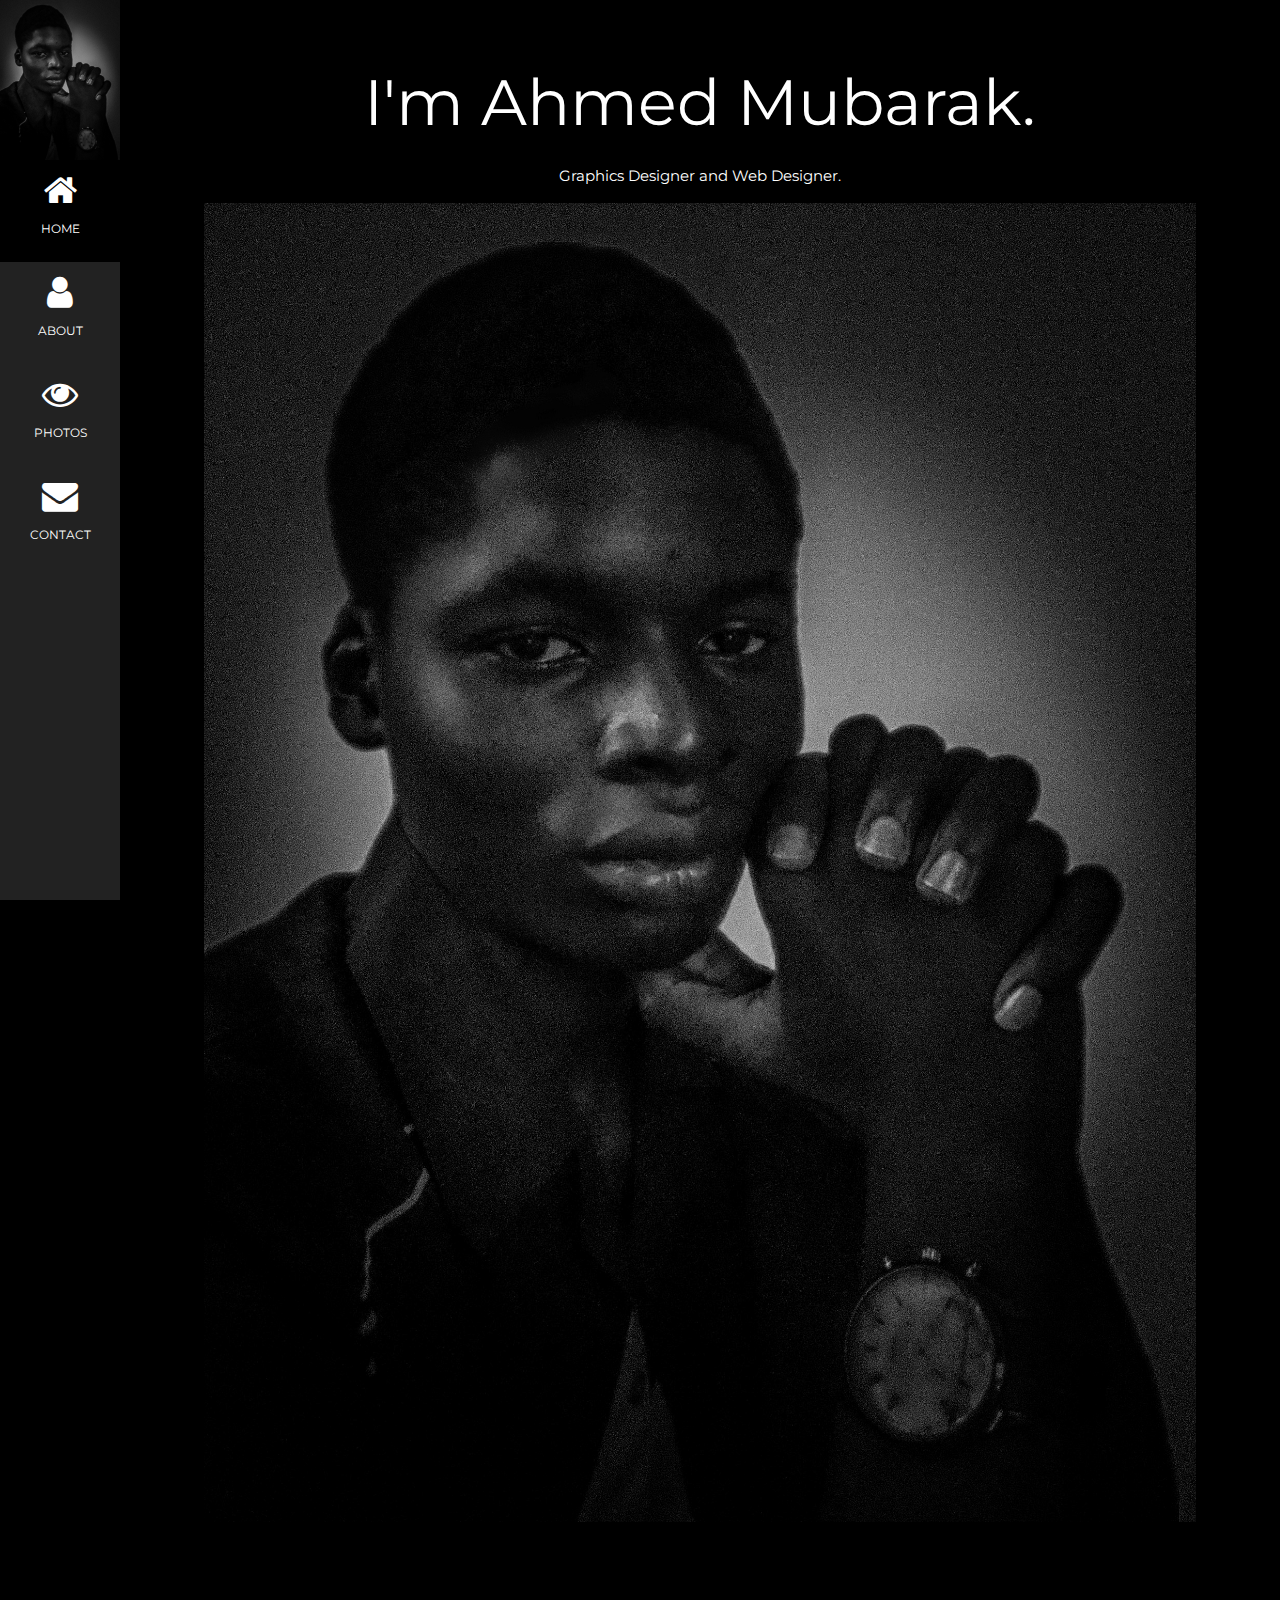
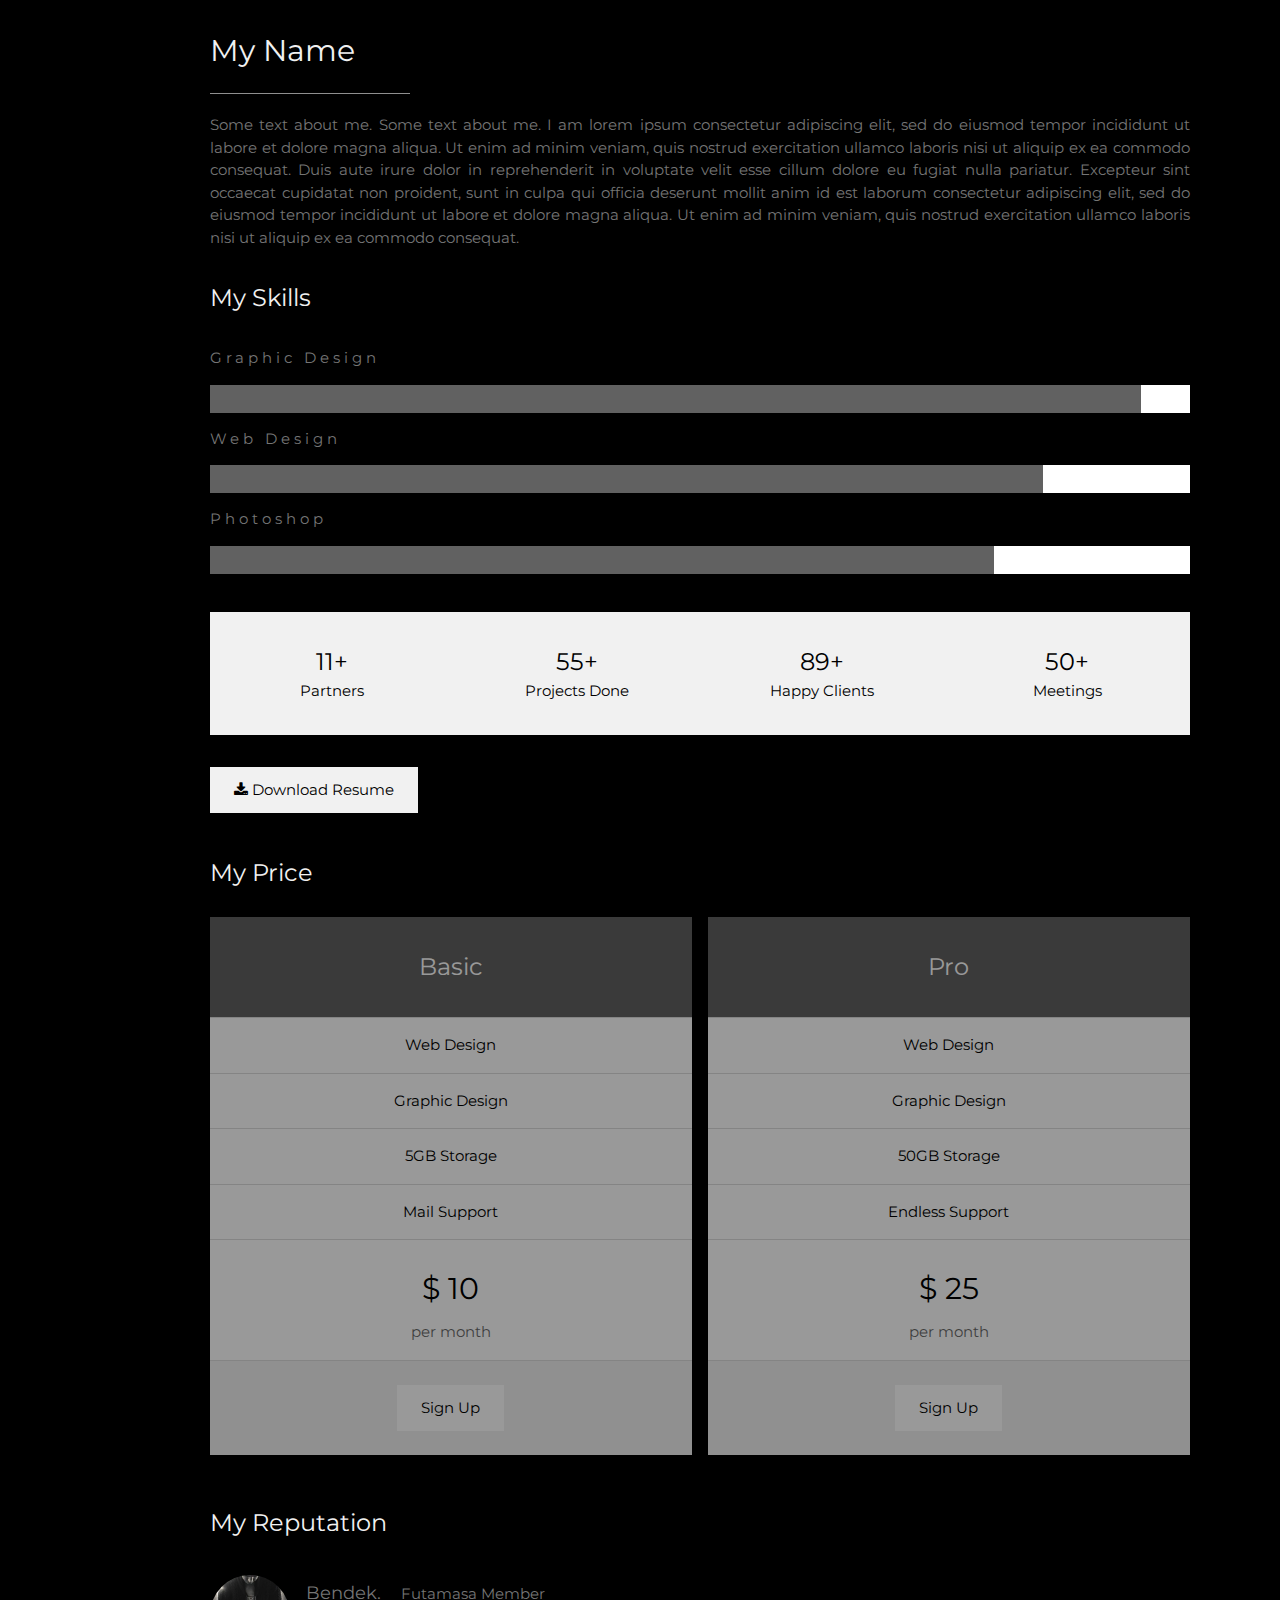
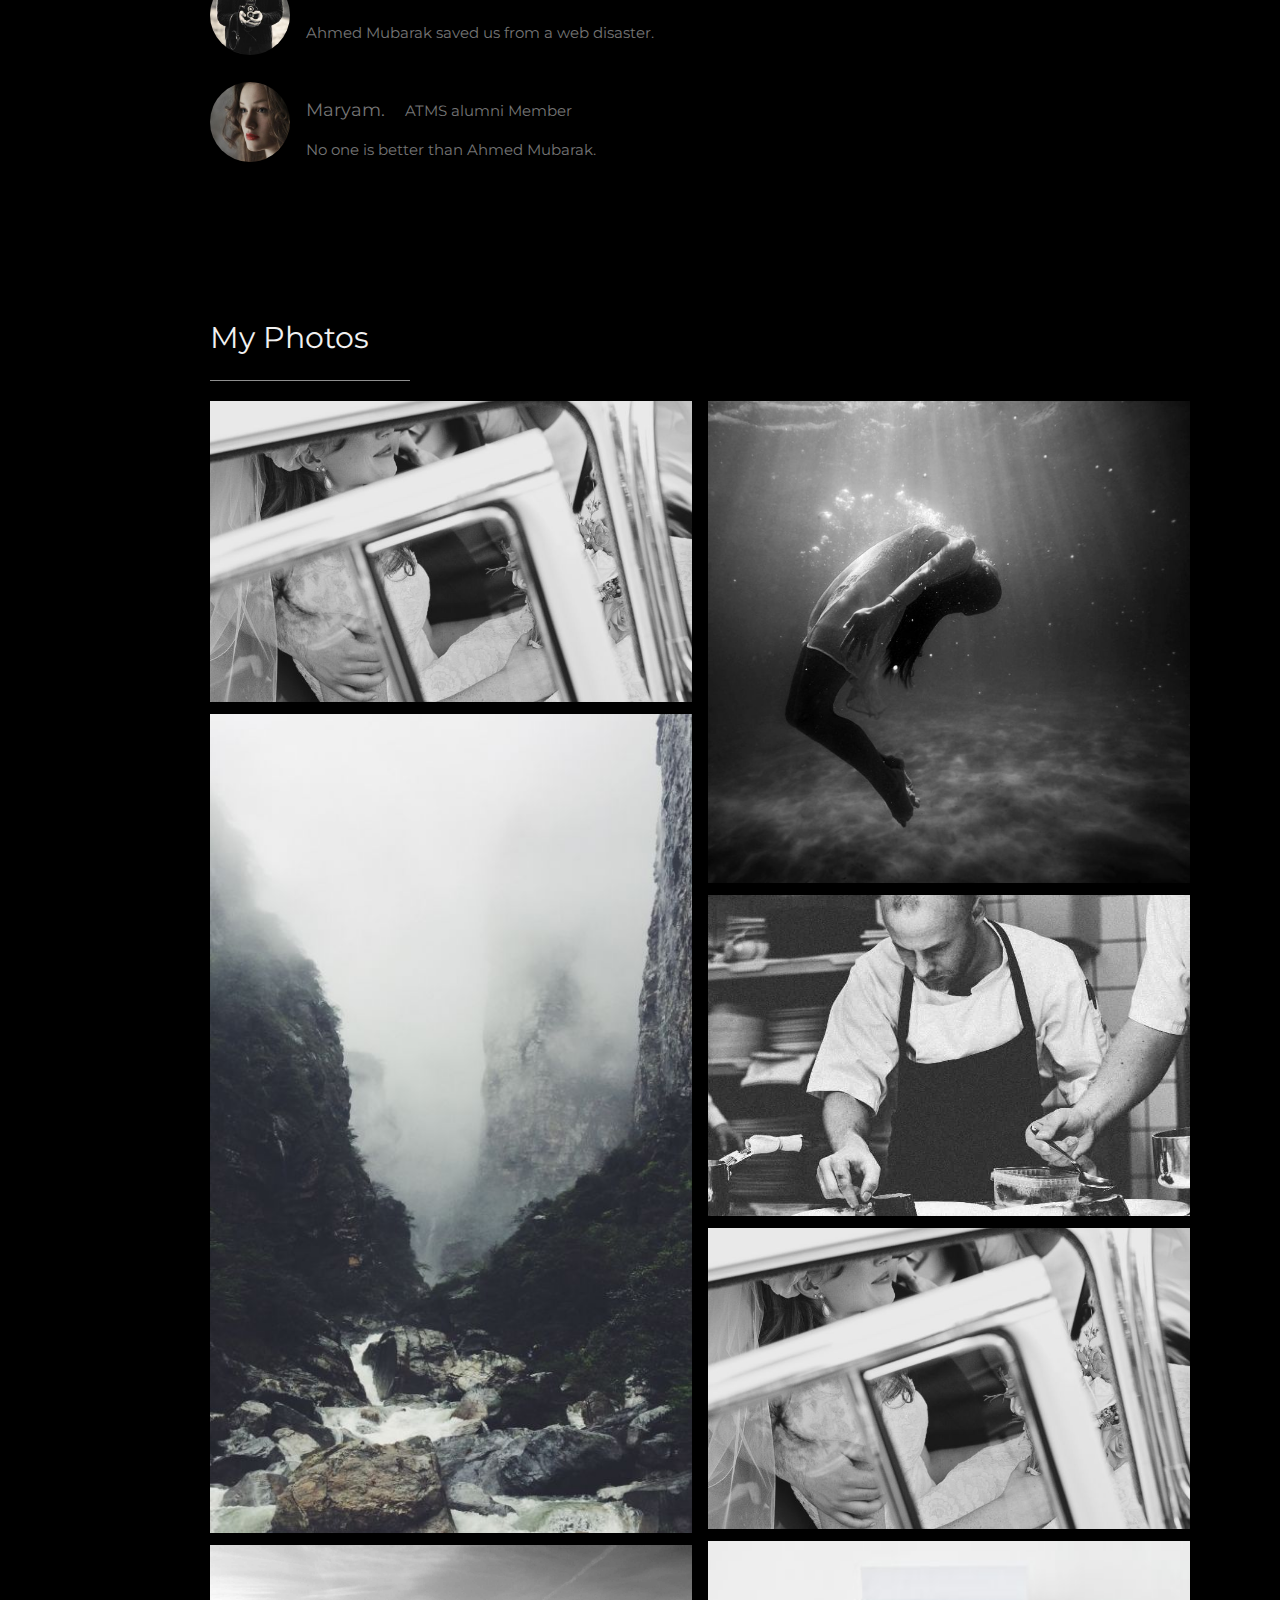
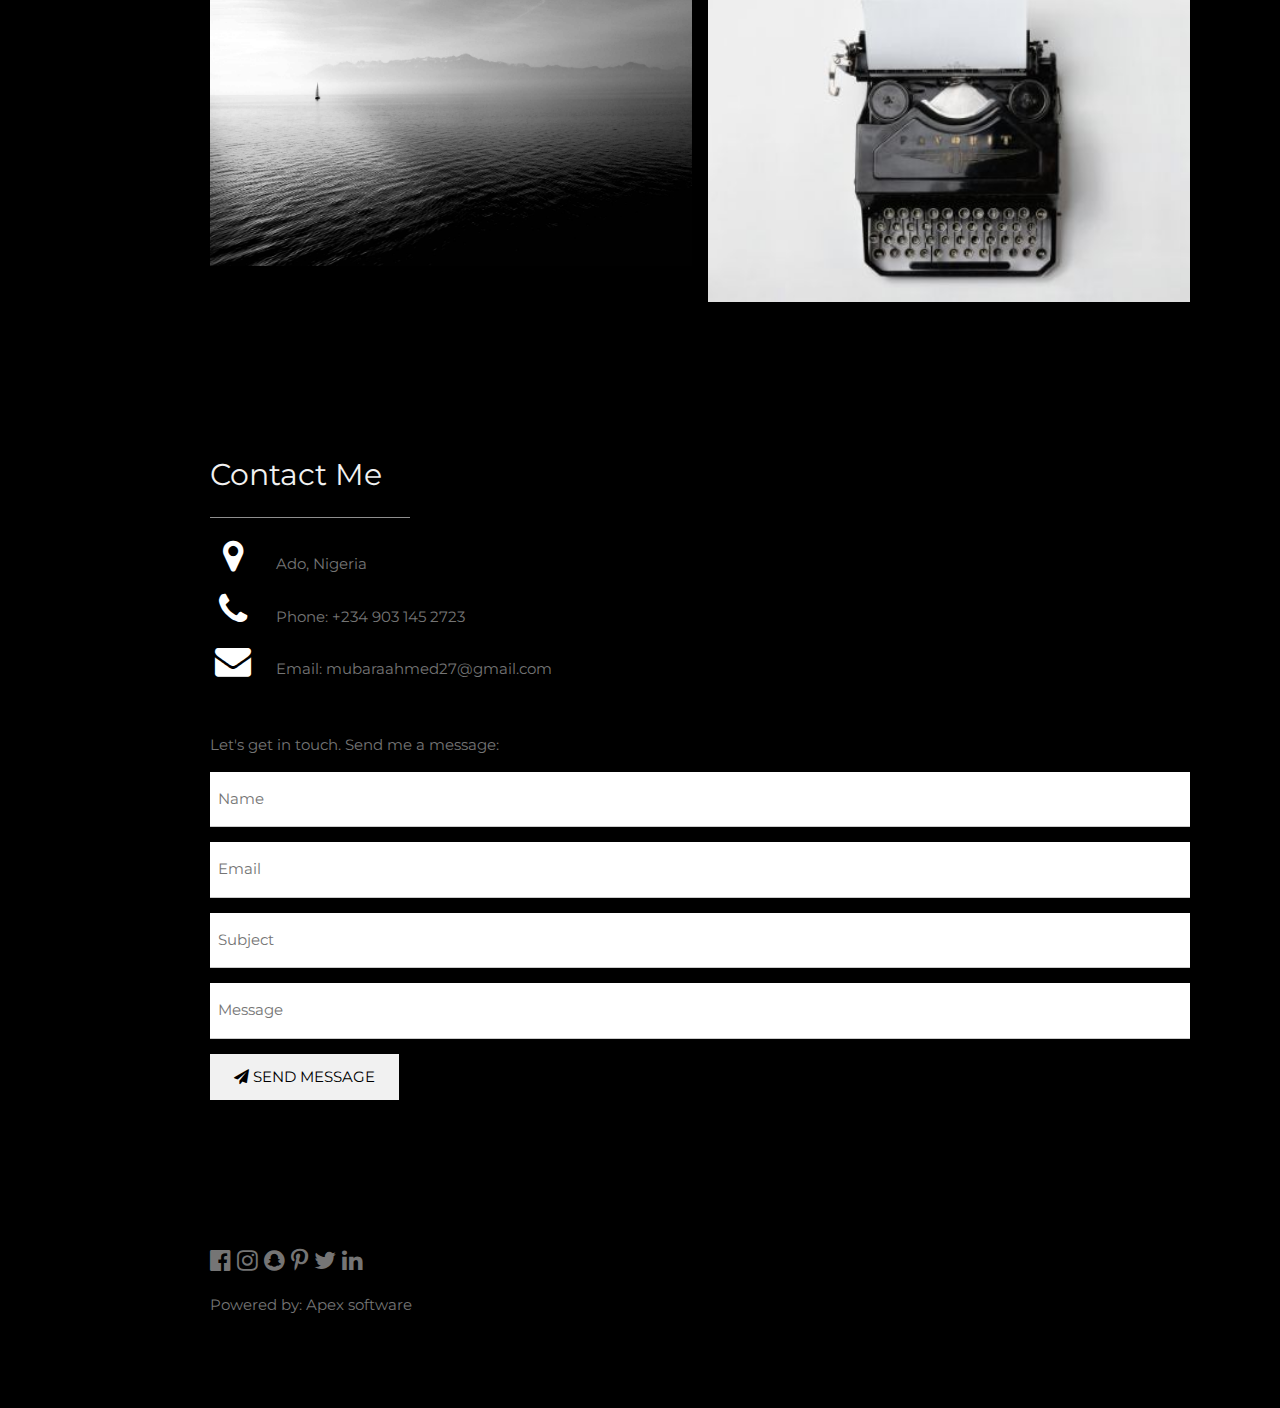
<file: index.html>
<!DOCTYPE html>
<html>
  <head>
    <title>My Portfolio</title>
    <meta charset="UTF-8" />
    <meta name="viewport" content="width=device-width, initial-scale=1" />
    <link rel="stylesheet" href="https://www.w3schools.com/w3css/4/w3.css" />
    <link
      rel="stylesheet"
      href="https://fonts.googleapis.com/css?family=Montserrat"
    />
    <link
      rel="stylesheet"
      href="https://cdnjs.cloudflare.com/ajax/libs/font-awesome/4.7.0/css/font-awesome.min.css"
    />
    <style>
      body,
      h1,
      h2,
      h3,
      h4,
      h5,
      h6 {
        font-family: "Montserrat", sans-serif;
      }
      .w3-row-padding img {
        margin-bottom: 12px;
      }
      /* Set the width of the sidebar to 120px */
      .w3-sidebar {
        width: 120px;
        background: #222;
      }
      /* Add a left margin to the "page content" that matches the width of the sidebar (120px) */
      #main {
        margin-left: 120px;
      }
      /* Remove margins from "page content" on small screens */
      @media only screen and (max-width: 600px) {
        #main {
          margin-left: 0;
        }
      }
    </style>
  </head>
  <body class="w3-black">
    <!-- Icon Bar (Sidebar - hidden on small screens) -->
    <nav class="w3-sidebar w3-bar-block w3-small w3-hide-small w3-center">
      <!-- Avatar image in top left corner -->
      <img src="mubarak.jpeg" style="width: 100%" />
      <a href="#" class="w3-bar-item w3-button w3-padding-large w3-black">
        <i class="fa fa-home w3-xxlarge"></i>
        <p>HOME</p>
      </a>
      <a
        href="#about"
        class="w3-bar-item w3-button w3-padding-large w3-hover-black"
      >
        <i class="fa fa-user w3-xxlarge"></i>
        <p>ABOUT</p>
      </a>
      <a
        href="#photos"
        class="w3-bar-item w3-button w3-padding-large w3-hover-black"
      >
        <i class="fa fa-eye w3-xxlarge"></i>
        <p>PHOTOS</p>
      </a>
      <a
        href="#contact"
        class="w3-bar-item w3-button w3-padding-large w3-hover-black"
      >
        <i class="fa fa-envelope w3-xxlarge"></i>
        <p>CONTACT</p>
      </a>
    </nav>

    <!-- Navbar on small screens (Hidden on medium and large screens) -->
    <div class="w3-top w3-hide-large w3-hide-medium" id="myNavbar">
      <div
        class="w3-bar w3-black w3-opacity w3-hover-opacity-off w3-center w3-small"
      >
        <a href="#" class="w3-bar-item w3-button" style="width: 25% !important"
          >HOME</a
        >
        <a
          href="#about"
          class="w3-bar-item w3-button"
          style="width: 25% !important"
          >ABOUT</a
        >
        <a
          href="#photos"
          class="w3-bar-item w3-button"
          style="width: 25% !important"
          >PHOTOS</a
        >
        <a
          href="#contact"
          class="w3-bar-item w3-button"
          style="width: 25% !important"
          >CONTACT</a
        >
      </div>
    </div>

    <!-- Page Content -->
    <div class="w3-padding-large" id="main">
      <!-- Header/Home -->
      <header class="w3-container w3-padding-32 w3-center w3-black" id="home">
        <h1 class="w3-jumbo">
          <span class="w3-hide-small">I'm</span> Ahmed Mubarak.
        </h1>
        <p>Graphics Designer and Web Designer.</p>
        <img
          src="mubarak.jpeg"
          alt="boy"
          class="w3-image"
          width="992"
          height="1108"
        />
      </header>

      <!-- About Section -->
      <div class="w3-content w3-justify w3-text-grey w3-padding-64" id="about">
        <h2 class="w3-text-light-grey">My Name</h2>
        <hr style="width: 200px" class="w3-opacity" />
        <p>
          Some text about me. Some text about me. I am lorem ipsum consectetur
          adipiscing elit, sed do eiusmod tempor incididunt ut labore et dolore
          magna aliqua. Ut enim ad minim veniam, quis nostrud exercitation
          ullamco laboris nisi ut aliquip ex ea commodo consequat. Duis aute
          irure dolor in reprehenderit in voluptate velit esse cillum dolore eu
          fugiat nulla pariatur. Excepteur sint occaecat cupidatat non proident,
          sunt in culpa qui officia deserunt mollit anim id est laborum
          consectetur adipiscing elit, sed do eiusmod tempor incididunt ut
          labore et dolore magna aliqua. Ut enim ad minim veniam, quis nostrud
          exercitation ullamco laboris nisi ut aliquip ex ea commodo consequat.
        </p>
        <h3 class="w3-padding-16 w3-text-light-grey">My Skills</h3>
        <p class="w3-wide">Graphic Design</p>
        <div class="w3-white">
          <div class="w3-dark-grey" style="height: 28px; width: 95%"></div>
        </div>
        <p class="w3-wide">Web Design</p>
        <div class="w3-white">
          <div class="w3-dark-grey" style="height: 28px; width: 85%"></div>
        </div>
        <p class="w3-wide">Photoshop</p>
        <div class="w3-white">
          <div class="w3-dark-grey" style="height: 28px; width: 80%"></div>
        </div>
        <br />

        <div class="w3-row w3-center w3-padding-16 w3-section w3-light-grey">
          <div class="w3-quarter w3-section">
            <span class="w3-xlarge">11+</span><br />
            Partners
          </div>
          <div class="w3-quarter w3-section">
            <span class="w3-xlarge">55+</span><br />
            Projects Done
          </div>
          <div class="w3-quarter w3-section">
            <span class="w3-xlarge">89+</span><br />
            Happy Clients
          </div>
          <div class="w3-quarter w3-section">
            <span class="w3-xlarge">50+</span><br />
            Meetings
          </div>
        </div>

        <button class="w3-button w3-light-grey w3-padding-large w3-section">
          <i class="fa fa-download"></i> Download Resume
        </button>

        <!-- Grid for pricing tables -->
        <h3 class="w3-padding-16 w3-text-light-grey">My Price</h3>
        <div class="w3-row-padding" style="margin: 0 -16px">
          <div class="w3-half w3-margin-bottom">
            <ul
              class="w3-ul w3-white w3-center w3-opacity w3-hover-opacity-off"
            >
              <li class="w3-dark-grey w3-xlarge w3-padding-32">Basic</li>
              <li class="w3-padding-16">Web Design</li>
              <li class="w3-padding-16">Graphic Design</li>
              <li class="w3-padding-16">5GB Storage</li>
              <li class="w3-padding-16">Mail Support</li>
              <li class="w3-padding-16">
                <h2>$ 10</h2>
                <span class="w3-opacity">per month</span>
              </li>
              <li class="w3-light-grey w3-padding-24">
                <button
                  class="w3-button w3-white w3-padding-large w3-hover-black"
                >
                  Sign Up
                </button>
              </li>
            </ul>
          </div>

          <div class="w3-half">
            <ul
              class="w3-ul w3-white w3-center w3-opacity w3-hover-opacity-off"
            >
              <li class="w3-dark-grey w3-xlarge w3-padding-32">Pro</li>
              <li class="w3-padding-16">Web Design</li>
              <li class="w3-padding-16">Graphic Design</li>
              <li class="w3-padding-16">50GB Storage</li>
              <li class="w3-padding-16">Endless Support</li>
              <li class="w3-padding-16">
                <h2>$ 25</h2>
                <span class="w3-opacity">per month</span>
              </li>
              <li class="w3-light-grey w3-padding-24">
                <button
                  class="w3-button w3-white w3-padding-large w3-hover-black"
                >
                  Sign Up
                </button>
              </li>
            </ul>
          </div>
          <!-- End Grid/Pricing tables -->
        </div>

        <!-- Testimonials -->
        <h3 class="w3-padding-24 w3-text-light-grey">My Reputation</h3>
        <img
          src="bandmember.jpg"
          alt="Avatar"
          class="w3-left w3-circle w3-margin-right"
          style="width: 80px"
        />
        <p>
          <span class="w3-large w3-margin-right">Bendek.</span> Futamasa Member
        </p>
        <p>Ahmed Mubarak saved us from a web disaster.</p>
        <br />

        <img
          src="avatar_g2.jpg"
          alt="Avatar"
          class="w3-left w3-circle w3-margin-right"
          style="width: 80px"
        />
        <p>
          <span class="w3-large w3-margin-right">Maryam.</span> ATMS alumni
          Member
        </p>
        <p>No one is better than Ahmed Mubarak.</p>
        <!-- End About Section -->
      </div>

      <!-- Portfolio Section -->
      <div class="w3-padding-64 w3-content" id="photos">
        <h2 class="w3-text-light-grey">My Photos</h2>
        <hr style="width: 200px" class="w3-opacity" />

        <!-- Grid for photos -->
        <div class="w3-row-padding" style="margin: 0 -16px">
          <div class="w3-half">
            <img src="wedding.jpg" style="width: 100%" />
            <img src="rocks.jpg" style="width: 100%" />
            <img src="sailboat.jpg" style="width: 100%" />
          </div>

          <div class="w3-half">
            <img src="underwater.jpg" style="width: 100%" />
            <img src="chef.jpg" style="width: 100%" />
            <img src="wedding.jpg" style="width: 100%" />
            <img src="p6.jpg" style="width: 100%" />
          </div>
          <!-- End photo grid -->
        </div>
        <!-- End Portfolio Section -->
      </div>

      <!-- Contact Section -->
      <div class="w3-padding-64 w3-content w3-text-grey" id="contact">
        <h2 class="w3-text-light-grey">Contact Me</h2>
        <hr style="width: 200px" class="w3-opacity" />

        <div class="w3-section">
          <p>
            <i
              class="fa fa-map-marker fa-fw w3-text-white w3-xxlarge w3-margin-right"
            ></i>
            Ado, Nigeria
          </p>
          <p>
            <i
              class="fa fa-phone fa-fw w3-text-white w3-xxlarge w3-margin-right"
            ></i>
            Phone: +234 903 145 2723
          </p>
          <p>
            <i
              class="fa fa-envelope fa-fw w3-text-white w3-xxlarge w3-margin-right"
            >
            </i>
            Email: mubaraahmed27@gmail.com
          </p>
        </div>
        <br />
        <p>Let's get in touch. Send me a message:</p>

        <form action="/action_page.php" target="_blank">
          <p>
            <input
              class="w3-input w3-padding-16"
              type="text"
              placeholder="Name"
              required
              name="Name"
            />
          </p>
          <p>
            <input
              class="w3-input w3-padding-16"
              type="text"
              placeholder="Email"
              required
              name="Email"
            />
          </p>
          <p>
            <input
              class="w3-input w3-padding-16"
              type="text"
              placeholder="Subject"
              required
              name="Subject"
            />
          </p>
          <p>
            <input
              class="w3-input w3-padding-16"
              type="text"
              placeholder="Message"
              required
              name="Message"
            />
          </p>
          <p>
            <button
              class="w3-button w3-light-grey w3-padding-large"
              type="submit"
            >
              <i class="fa fa-paper-plane"></i> SEND MESSAGE
            </button>
          </p>
        </form>
        <!-- End Contact Section -->
      </div>

      <!-- Footer -->
      <footer class="w3-content w3-padding-64 w3-text-grey w3-xlarge">
        <i class="fa fa-facebook-official w3-hover-opacity"></i>
        <i class="fa fa-instagram w3-hover-opacity"></i>
        <i class="fa fa-snapchat w3-hover-opacity"></i>
        <i class="fa fa-pinterest-p w3-hover-opacity"></i>
        <i class="fa fa-twitter w3-hover-opacity"></i>
        <i class="fa fa-linkedin w3-hover-opacity"></i>
        <p class="w3-medium">Powered by: Apex software</p>
        <!-- End footer -->
      </footer>

      <!-- END PAGE CONTENT -->
    </div>
  </body>
</html>
</file>
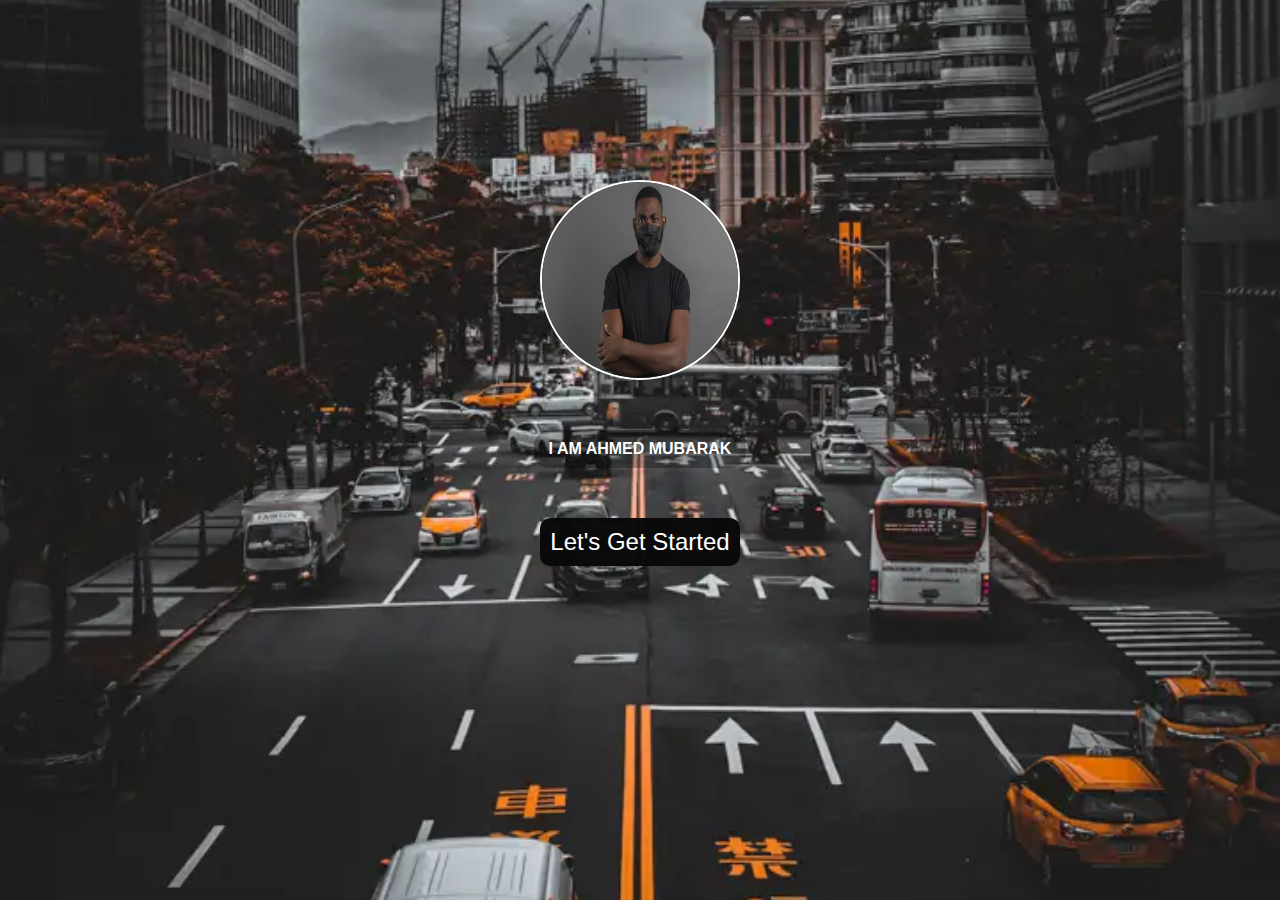
<file: home.html>
<!DOCTYPE html>
<html lang="en">
  <head>
    <meta charset="UTF-8" />
    <meta name="viewport" content="width=device-width, initial-scale=1.0" />
    <title>My portfolio home</title>
    <link rel="stylesheet" href="portfolio3.css" />
  </head>
  <body class="home-body">
    <div class="home-div">
      <img src="image 1.jpg" alt="" />
      <p>I AM AHMED MUBARAK</p>
      <a href="portfolio3.html"><button>Let's Get Started</button></a>
    </div>
  </body>
</html>
</file>
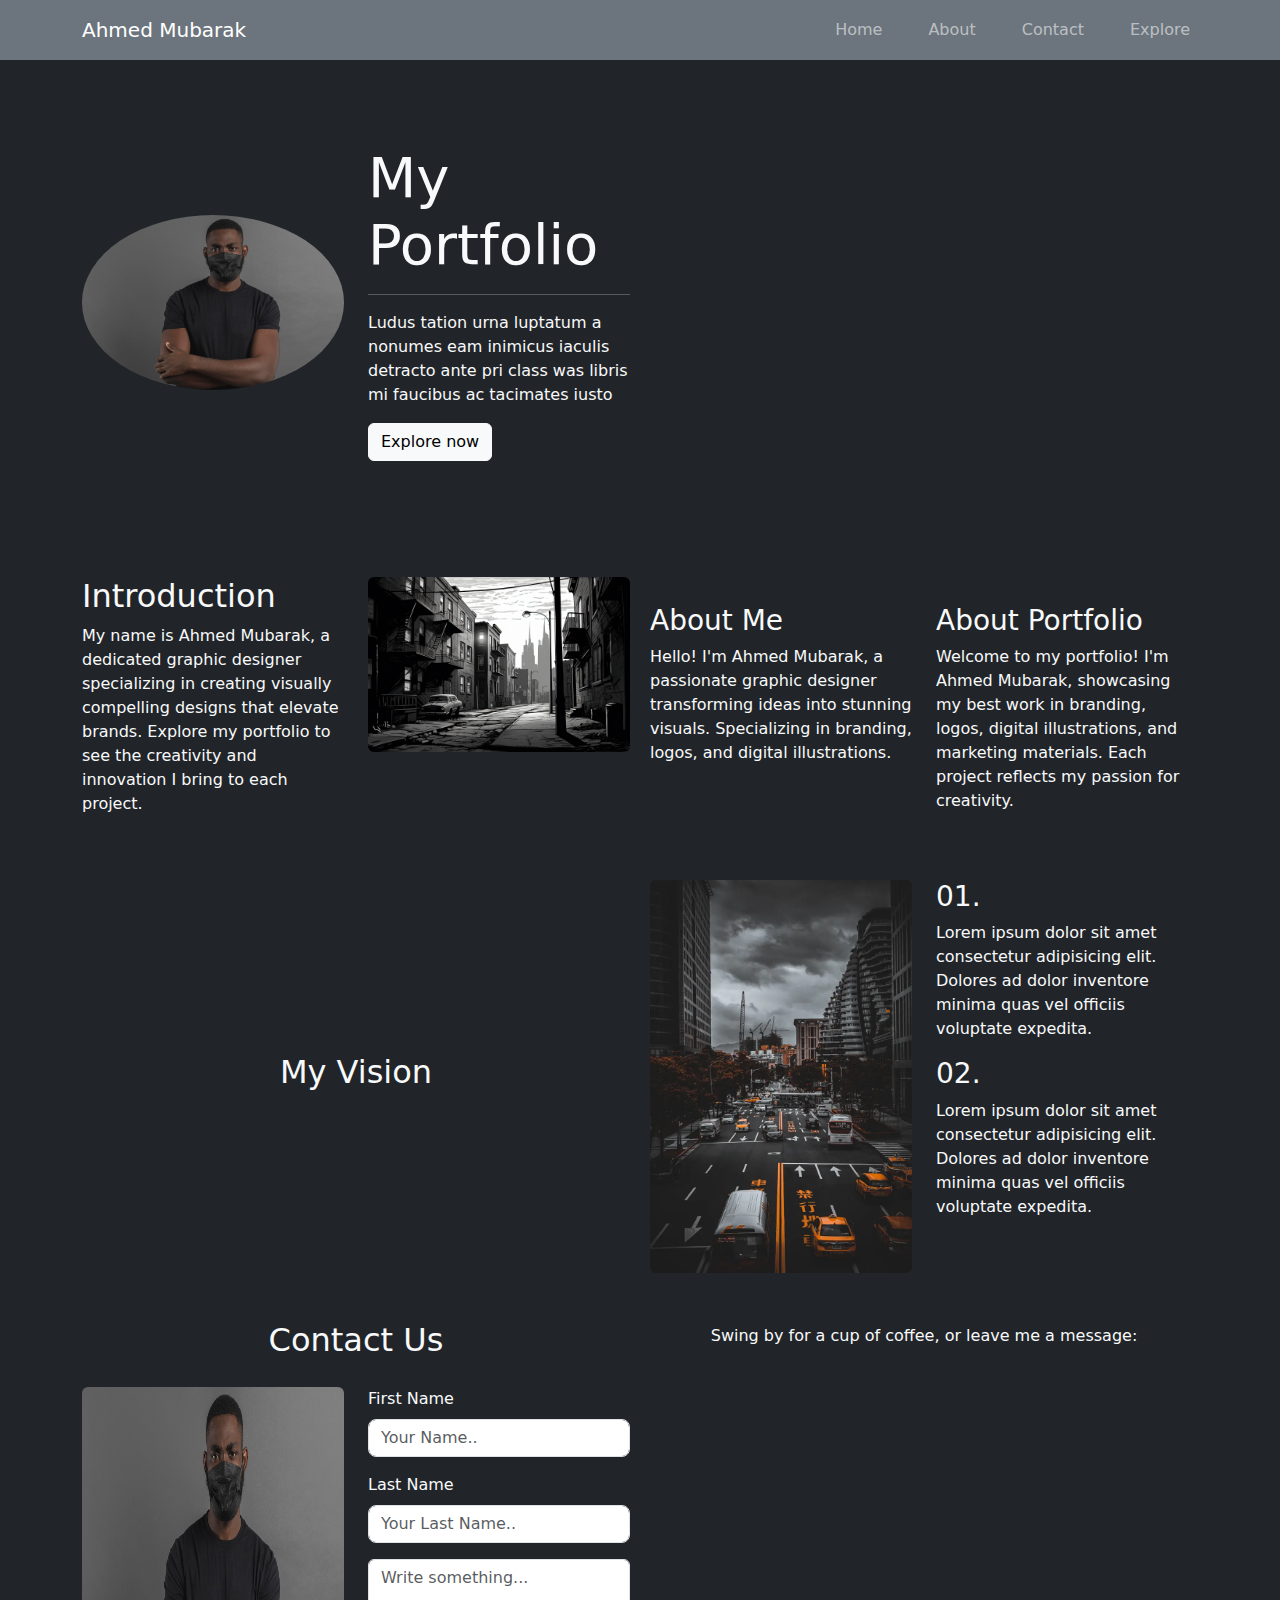
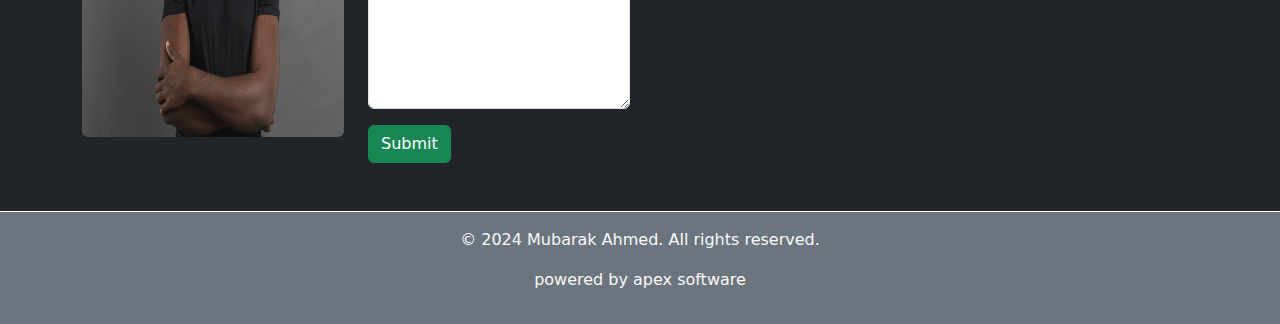
<file: portfolio1.1.html>
<!DOCTYPE html>
<html lang="en">
  <head>
    <meta charset="UTF-8" />
    <title>My Portfolio</title>
    <link rel="stylesheet" href="portfolio3.css" />
    <link
      href="https://fonts.googleapis.com/icon?family=Material+Icons"
      rel="stylesheet"
    />
    <link
      href="https://fonts.googleapis.com/css2?family=Inter:wght@100..900&display=swap"
      rel="stylesheet"
    />
    <link
      rel="stylesheet"
      href="https://fonts.googleapis.com/css2?family=Material+Symbols+Outlined:opsz,wght,FILL,GRAD@20..48,100..700,0..1,-50..200"
    />
    <link
      href="https://cdn.jsdelivr.net/npm/bootstrap@5.3.0-alpha1/dist/css/bootstrap.min.css"
      rel="stylesheet"
    />
    <script src="portfolio3.js"></script>
  </head>
  <body class="bg-dark text-light">
    <!-- Header -->
    <header class="navbar navbar-expand-lg navbar-dark bg-secondary fixed-top">
      <div class="container">
        <a class="navbar-brand" href="#">Ahmed Mubarak</a>
        <button
          class="navbar-toggler"
          type="button"
          data-bs-toggle="collapse"
          data-bs-target="#navbarNav"
          aria-controls="navbarNav"
          aria-expanded="false"
          aria-label="Toggle navigation"
        >
          <span class="navbar-toggler-icon"></span>
        </button>
        <div class="collapse navbar-collapse" id="navbarNav">
          <ul class="navbar-nav ms-auto">
            <li class="nav-item">
              <a class="nav-link" href="home.html">Home</a>
            </li>
            <li class="nav-item">
              <a class="nav-link" href="#about">About</a>
            </li>
            <li class="nav-item">
              <a class="nav-link" href="#contact">Contact</a>
            </li>
            <li class="nav-item">
              <a class="nav-link" href="#explore">Explore</a>
            </li>
          </ul>
        </div>
      </div>
    </header>

    <!-- Main Section -->
    <main class="container mt-5 pt-5">
      <div class="row align-items-center my-5">
        <div class="col-md-6 text-center">
          <img
            src="image 1.jpg"
            alt="A black man in a black shirt"
            class="img-fluid rounded-circle"
          />
        </div>
        <div class="col-md-6 text-center text-md-start">
          <h1 class="display-4">My Portfolio</h1>
          <hr class="my-3" />
          <p>
            Ludus tation urna luptatum a nonumes eam inimicus iaculis detracto
            ante pri class was libris mi faucibus ac tacimates iusto
          </p>
          <button class="btn btn-light">Explore now</button>
        </div>
      </div>
    </main>

    <!-- Introduction Section -->
    <section id="about" class="container my-5">
      <div class="row">
        <div class="col-md-6">
          <h2>Introduction</h2>
          <p>
            My name is Ahmed Mubarak, a dedicated graphic designer specializing
            in creating visually compelling designs that elevate brands. Explore
            my portfolio to see the creativity and innovation I bring to each
            project.
          </p>
        </div>
        <div class="col-md-6">
          <img
            src="image2.jpg"
            alt="Portfolio Image"
            class="img-fluid rounded"
          />
        </div>
      </div>
      <div class="row mt-4">
        <div class="col-md-6">
          <h3>About Me</h3>
          <p>
            Hello! I'm Ahmed Mubarak, a passionate graphic designer transforming
            ideas into stunning visuals. Specializing in branding, logos, and
            digital illustrations.
          </p>
        </div>
        <div class="col-md-6">
          <h3>About Portfolio</h3>
          <p>
            Welcome to my portfolio! I'm Ahmed Mubarak, showcasing my best work
            in branding, logos, digital illustrations, and marketing materials.
            Each project reflects my passion for creativity.
          </p>
        </div>
      </div>
    </section>

    <!-- Vision Section -->
    <section id="explore" class="container my-5">
      <h2 class="text-center">My Vision</h2>
      <div class="row g-4">
        <div class="col-md-6">
          <img
            src="image3.webp"
            class="img-fluid rounded"
            alt="Portfolio Vision"
          />
        </div>
        <div class="col-md-6">
          <h3>01.</h3>
          <p>
            Lorem ipsum dolor sit amet consectetur adipisicing elit. Dolores ad
            dolor inventore minima quas vel officiis voluptate expedita.
          </p>
          <h3>02.</h3>
          <p>
            Lorem ipsum dolor sit amet consectetur adipisicing elit. Dolores ad
            dolor inventore minima quas vel officiis voluptate expedita.
          </p>
        </div>
      </div>
    </section>

    <!-- Contact Section -->
    <section id="contact" class="container my-5">
      <h2 class="text-center">Contact Us</h2>
      <p class="text-center">
        Swing by for a cup of coffee, or leave me a message:
      </p>
      <div class="row g-4">
        <div class="col-md-6">
          <img
            src="image 1.jpg"
            class="img-fluid rounded"
            alt="Portfolio Contact Image"
            style="height: 350px"
          />
        </div>
        <div class="col-md-6">
          <form action="/action_page.php">
            <div class="mb-3">
              <label for="fname" class="form-label">First Name</label>
              <input
                type="text"
                id="fname"
                name="firstname"
                class="form-control"
                placeholder="Your Name.."
              />
            </div>
            <div class="mb-3">
              <label for="lname" class="form-label">Last Name</label>
              <input
                type="text"
                id="lname"
                name="lastname"
                class="form-control"
                placeholder="Your Last Name.."
              />
            </div>
            <div class="mb-3">
              <textarea
                id="subject"
                name="subject"
                class="form-control"
                placeholder="Write something..."
                style="height: 150px"
              ></textarea>
            </div>
            <button type="submit" class="btn btn-success">Submit</button>
          </form>
        </div>
      </div>
    </section>

    <!-- Footer -->
    <footer class="bg-secondary text-center text-light py-3 mt-5">
      <p>&copy; 2024 Mubarak Ahmed. All rights reserved.</p>
      <p>powered by apex software</p>
    </footer>

    <script src="https://cdn.jsdelivr.net/npm/bootstrap@5.3.0-alpha1/dist/js/bootstrap.bundle.min.js"></script>
  </body>
</html>
</file>
<file: portfolio3.css>
* {
  box-sizing: border-box;
}
body {
  padding: 0;
  margin: 0;
  background-color: black;
  color: white;
  font-family: arial, sans-serif;
  font-weight: 300;
  box-sizing: border-box;
  height: fit-content;
}

/*header styling*/

header {
  background-color: #333;
  position: fixed;
  width: 100%;
  height: 60px;
  display: flex;
  flex-direction: row;
  justify-content: space-between;
  align-items: center;

  padding: 0 20px;
  box-sizing: border-box;
  z-index: 1;
}

/* main styling */
.content {
  padding: 20px;
  padding-top: 60px;
  padding-left: 0;
  padding-right: 0;
}
main {
  display: grid;
  grid-template-columns: 1.5fr 1fr;
  max-width: 1200;
  gap: 60px;
  align-items: center;
  justify-content: center;
  padding-bottom: 20px;
  box-sizing: border-box;
}
.main-1 {
  max-width: 600px;
}
.main-1 img {
  max-width: 400px;

  height: 600px;
  z-index: 1;
}
.main-2 {
  max-width: 600px;
  opacity: 0;
  transform: translateX(-100%);
  animation: slidein 3s forwards;
}
@keyframes slidein {
  to {
    opacity: 1;
    transform: translateX(0);
  }
}
.main-2 h1 {
  font-size: 50px;
  margin: 0;
}
.main-2 h1 span {
  font-size: 60px;
}
.h1 {
  display: inline;
}
.line {
  width: 100px;
  height: 2px;
  background-color: rgba(202, 197, 197, 0.2);
}
.main-2 button {
  border: none;
  background-color: #ffffff;
  width: 120px;
  padding: 10px;
  font-weight: bold;
  font-size: 15px;
  margin-top: 20px;
}

/* styling section-1 */
.section-1 {
  max-width: 1200px;
  display: grid;
  grid-template-columns: 1fr 1fr;
  gap: 40px;
  align-items: center;
  justify-content: center;

  padding-left: 20px;
}
.intro-div {
  height: 600px;
  opacity: 0;
  transform: scale(0);
  animation: bulgein 1s forwards;
}
@keyframes bulgein {
  0% {
    opacity: 0;
    transform: scale(0);
  }
  50% {
    opacity: 1;
    transform: scale(1.2);
  }
  100% {
    opacity: 1;
    transform: scale(1);
  }
}
.intro-div hr {
  width: 80px;
  margin-left: 0;
}
.intro-img img {
  width: 100%;
  height: 600px;
}
/* styling about div in section-1 */
.section-1 {
  margin-bottom: 60px;
}
.about-div {
  max-width: 600px;
  display: grid;
  grid-template-columns: 1fr 1fr;
  gap: 60px;
  align-items: center;
  justify-content: center;
  margin-top: 150px;
}
.about-div-text,
.about-div-text-2 p {
  font-size: 0.9em;
}

/* styling .section-2 */
.section-2 {
  margin-top: 20px;
  width: 100%;
}

.container {
  max-width: 1200px;
  display: grid;
  grid-template-columns: 1fr 1fr;
  gap: 20px;
  align-items: center;
  justify-content: center;
}
.image,
.image1 {
  display: inline;
  margin: 0;
}
.image img,
.image1 img {
  width: 50%;

  height: auto;
  display: inline-block;
}
.image1 img {
  position: relative;
  top: 50px;
}
.text-section {
  max-width: 600px;
  text-align: left;
  display: inline-block;
}
h2 {
  font-size: 2em;
  margin-bottom: 10px;
}
h3 {
  font-size: 1.5em;
  margin: 0;
}

.vision-item p {
  font-size: 1em;
  line-height: 1.5;
  margin: 10px, 0;
}

.vision-item {
  margin-bottom: 20px;
}

.vision-item:last-child {
  margin-bottom: 0;
}
.image-section {
  max-width: 600px;
  white-space: nowrap;
  gap: 40px;
}
* {
  box-sizing: border-box;
}
input [type="input"],
select,
textarea {
  width: 100%;
  padding: 12px;
  border: 1px solid #ccc;
  margin-top: 6px;
  margin: 16px;
  resize: vertical;
  border-radius: 10px;
  box-sizing: border-box;
}
textarea {
  margin-right: 0;
}

.submit-button {
  background-color: #04aa6d;
  color: white;
  padding: 12px 20px;
  border: none;
  cursor: pointer;
  position: relative;
  left: 15px;
}
select {
  margin-top: 20px;
}
.submit-button:hover {
  background-color: #45a029;
}
.contact {
  width: 100%;
}
.column,
.column2 {
  float: left;
  width: 50%;
  margin-top: 5px;
  padding: 20px;
}
.column {
  position: relative;
  top: 20px;
}
.column2 {
  position: relative;
  top: 20px;
}

#fname,
#lname {
  border-radius: 8px;
}

.lbl {
  display: flex;
  justify-content: space-between;
  margin-bottom: 20px;
  margin-left: 20px;
}
.row:after {
  content: "";
  display: table;
  clear: both;
}
footer {
  margin-top: 60px;
  background-color: #333;
  border-top: 1px solid #ffffff;
  margin-bottom: -10px;
  width: 100%;
  padding: 10px;
}
.footer {
  text-align: center;
}
select {
  margin-top: 0;
}
.sel > label {
  position: relative;
  left: 20px;
}
/* styling responsiveness of website */

@media screen and (max-width: 1040px) {
  * {
    box-sizing: border-box;
  }
  label,
  select {
    display: block;
  }
  .main-1 {
    max-width: 300px;
    height: 300px;
    border-radius: 100%;
    margin-left: 70px;
  }
  .main-1 img {
    border-radius: 100%;
    height: 300px;
    margin-top: 10px;
    border: #ffffff 1.5px solid;
  }
  main {
    padding-top: 150px;
    padding-bottom: 130px;
    display: flex;
    justify-content: space-evenly;
    margin-bottom: 70px;
    background-color: rgb(10, 1, 1);
    border-bottom: #ffffff solid 1px;
  }
  .main-2 {
    width: 100%;
    opacity: 0;
    transform: translateX(-100%);
    animation: slidein 3s forwards;
  }
  @keyframes slidein {
    to {
      opacity: 1;
      transform: translateX(0);
    }
  }
  .main-2 h1 {
    font-size: 60px;
    margin: 0;
  }
  .main-2 h1 span {
    font-size: 45px;
  }
  .h1 {
    display: inline;
  }
  .line {
    width: 400px;
    height: 2px;
    background-color: rgba(202, 197, 197, 0.2);
    position: relative;
    left: 90px;
    bottom: 30px;
  }
}
/* responsive layout contact */
@media screen and (max-width: 900x) {
  .column,
  input[type="submit"] {
    width: 100%;
    margin-top: 0;
  }
  /*side navigation*/
  .side-nav {
    position: fixed;
    top: 0;
    left: 0;
    width: 250px;
    height: 100vh;
    background-color: #333;
    color: #fff;
    padding: 20px;
    transform: translateX(-250px);
    transition: transfrom 0.5s ease;
    margin-top: 60px;
    box-sizing: border-box;
    margin-left: 0;
  }

  header p {
    font-size: 1.5em;
  }
  header ul {
    list-style-type: none;
  }

  header ul li a {
    text-decoration: none;
    color: white;
  }

  .side-nav ul > li {
    margin-bottom: 20px;
  }
  .side-nav ul > li:hover {
    background-color: black;
    padding: 10px;
  }
  .side-nav.open {
    transform: translateX(0);
  }
  .toggle-btn {
    position: fixed;
    top: 20px;
    right: 0;
    background-color: #333;
    color: #fff;
    border: none;
    padding: 10px 20px;
    cursor: pointer;
    visibility: visible;
  }
  /* .content {
    margin-left: 250px;
    transition: 0.5s ease;
  } */
  .content.open {
    margin-left: 0;
  }
  main {
    display: flex;
    max-width: 730px;
    flex-direction: column;
    padding: 10px;
    box-sizing: border-box;
    padding-top: 0;
    padding-bottom: 10px;
    margin-bottom: 0;
    height: fit-content;
  }
  .main-1 {
    width: 100%;

    margin-left: 0;
    border-radius: 0;
  }
  .main-1 img {
    max-width: 100%;
    height: 400px;
    z-index: 1;
    border-radius: 0;
  }
  .main-2 {
    margin-top: 70px;
  }
  .line {
    width: 300px;
  }

  .about-div {
    max-width: 730px;
    display: flex;
    flex-direction: column;

    align-items: center;
    justify-content: center;
    margin-top: 30px;
  }
  .about-div-text,
  .about-div-text-2 p {
    font-size: 0.9em;
  }
  .section-1 {
    max-width: 730px;
    display: flex;
    flex-direction: column;
    align-items: center;
    justify-content: center;
    background-image: url(image2.jpg);
    padding-left: 20px;
    background-repeat: no-repeat;
    background-position: center;
    height: fit-content;
    border-bottom: 1px solid white;
    margin: 0;
  }
  .intro-div {
    opacity: 0;
    transform: scale(0);
    animation: bulgein 1s forwards;
  }
  @keyframes bulgein {
    0% {
      opacity: 0;
      transform: scale(0);
    }
    50% {
      opacity: 1;
      transform: scale(1.2);
    }
    100% {
      opacity: 1;
      transform: scale(1);
    }
  }
  .intro-div hr {
    width: 80px;
    margin-left: 0;
  }
  .intro-img img {
    display: none;
    width: 100%;
    height: 600px;
  }
  .section-2 {
    width: 100%;
    margin-top: 0;
    height: fit-content;
  }
  .text-section > h2 {
    margin-top: 0;
    margin-bottom: 30px;
  }
  .container {
    max-width: 730px;
    display: flex;
    flex-direction: column;
    align-items: center;
    padding: 20px;
  }
  .image,
  .image1 {
    display: none;
  }
  .image img,
  .image1 img {
    width: 50%;
    display: none;
    height: auto;
    display: inline-block;
  }

  .text-section {
    max-width: 730px;
    text-align: left;
    display: inline-block;
  }
  h2 {
    font-size: 2em;
    margin-bottom: 10px;
  }
  h3 {
    font-size: 1.5em;
    margin: 0;
  }
  .vision-item h3 {
    display: inline;
    font-size: 3em;
  }
  .vision-item p {
    font-size: 1em;
    line-height: 1.5;
    margin: 10px, 0;
    display: inline;
  }

  .vision-item {
    margin-bottom: 40px;
  }

  .vision-item:last-child {
    margin-bottom: -50px;
  }
  .image-section {
    max-width: 730px;
    white-space: nowrap;
    gap: 40px;
  }
  .column2 {
    max-width: 7300px;
    width: 100%;
    left: -10px;
  }
  .lbl {
    left: 10px;
    padding-left: 0px;
  }
}
.home-body {
  background-image: url(image3.webp);
  background-repeat: no-repeat;
  background-size: cover;
  background-position: center;
}
.home-div {
  display: flex;
  align-items: center;
  margin-top: 180px;

  flex-direction: column;
}
.home-div img {
  width: 200px;
  height: 200px;
  border-radius: 100%;
  border: 2px solid white;
}
.home-div p {
  background-color: rgb(0, 0, 0, 0.3);
  padding: 10px 15px;
  margin: 50px 0px;
  font-weight: bold;
  border-radius: 15px;
}
.home-div a {
  text-decoration: none;
}
.home-div button {
  padding: 10px;
  background-color: rgb(10, 9, 9, 0.98);
  font-size: 1.5em;
  border: none;
  border-radius: 10px;
  color: #ffffff;
  backdrop-filter: blur;
}
@media screen and (min-width: 950px) {
  .toggle-btn {
    display: none;
  }
  header p {
    font-size: 1.5em;
  }
  header ul {
    list-style-type: none;
    display: flex;
    gap: 30px;

    margin: 0;
    padding: 0;
  }

  header ul li a {
    text-decoration: none;
    color: white;
  }
}
/* dopdown */
</file>
